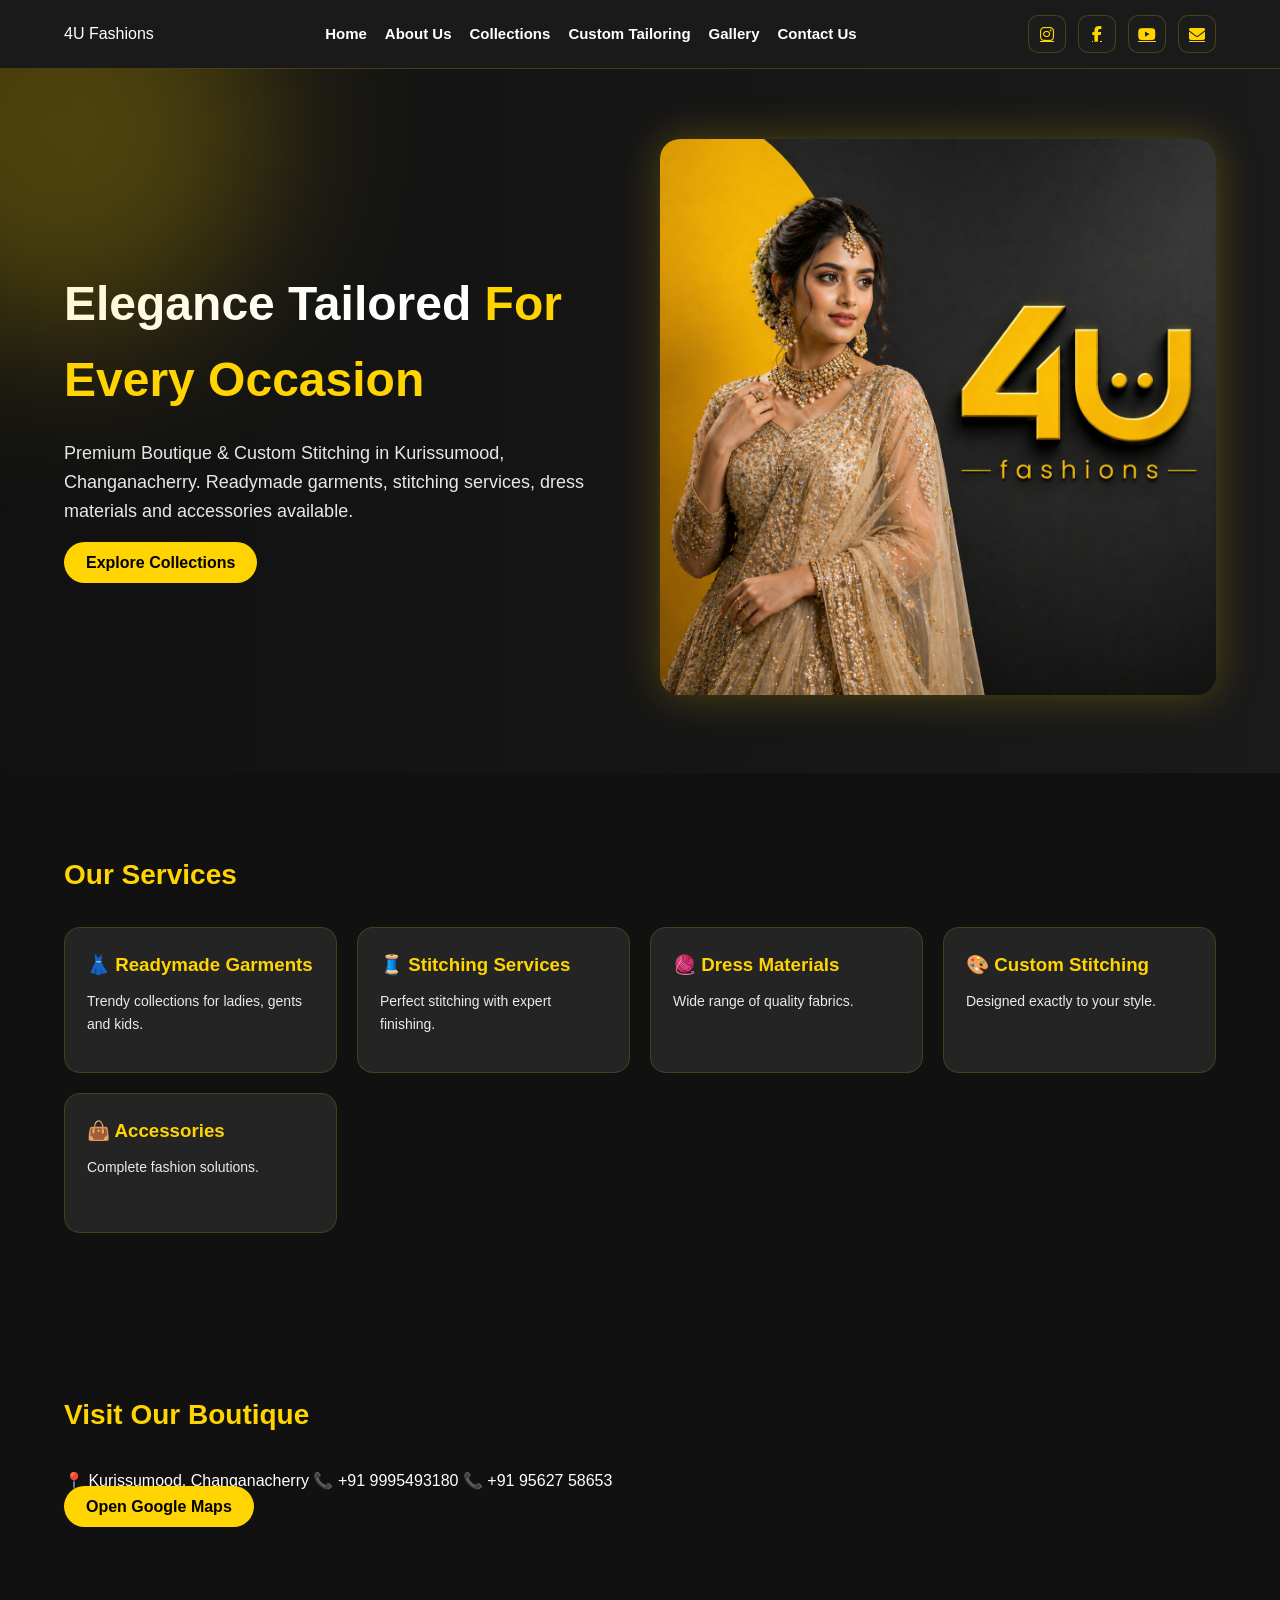
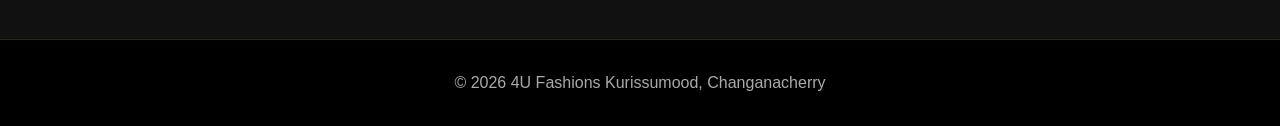
<file: index.html>
<!DOCTYPE html>
<html lang="en">

<head>

<meta charset="UTF-8">

<meta name="viewport"
content="width=device-width, initial-scale=1">

<title>
4U Fashions | Kurissumood Boutique
</title>

<meta name="description"
content="4U Fashions Kurissumood Boutique Custom Stitching, Readymade Dresses, Dress Materials.">

<head>

<meta charset="UTF-8">

<link rel="stylesheet"
href="https://cdnjs.cloudflare.com/ajax/libs/font-awesome/6.5.0/css/all.min.css">

<link rel="stylesheet"
href="styles.css">

</head>
<link rel="stylesheet"
href="styles.css">

</head>

<body>

<!-- HEADER -->

<header>

<div class="container">

<nav>

<div class="logo.png">

4U Fashions

</div>

<div class="menu">

<a href="index.html">Home</a>

<a href="about.html">
About Us
</a>

<a href="collections.html">
Collections
</a>

<a href="tailoring.html">
Custom Tailoring
</a>

<a href="gallery.html">
Gallery
</a>

<a href="contact.html">
Contact Us
</a>

</div>

<div class="social-icons">

<a href="https://instagram.com/4.u.fashions"
target="_blank">

<i class="fab fa-instagram"></i>

</a>

<a href="https://facebook.com/"
target="_blank">

<i class="fab fa-facebook-f"></i>

</a>

<a href="https://youtube.com/"
target="_blank">

<i class="fab fa-youtube"></i>

</a>

<a href="mailto:4ufashions2023@gmail.com">

<i class="fas fa-envelope"></i>

</a>

</div>

</nav>

</div>

</header>

<!-- HERO BANNER (NEW POSTER STYLE) -->

<section class="hero-banner">

<div class="container hero-flex">

<!-- LEFT TEXT -->

<div class="hero-text">

<h1>

Elegance Tailored  
<span>For Every Occasion</span>

</h1>

<p>

Premium Boutique & Custom Stitching  
in Kurissumood, Changanacherry.

Readymade garments, stitching services,
dress materials and accessories available.

</p>

<a href="collections.html"
class="btn">

Explore Collections

</a>

</div>

<!-- RIGHT IMAGE -->

<div class="hero-image">

<img src="gallery/hero-model.png"
alt="4U Fashions Model">

</div>

</div>

</section>

<!-- SERVICES -->

<section class="section">

<div class="container">

<h2>
Our Services
</h2>

<div class="cards">

<div class="card">

<h3>
👗 Readymade Garments
</h3>

<p>

Trendy collections for ladies,
gents and kids.

</p>

</div>

<div class="card">

<h3>
🧵 Stitching Services
</h3>

<p>

Perfect stitching with expert finishing.

</p>

</div>

<div class="card">

<h3>
🧶 Dress Materials
</h3>

<p>

Wide range of quality fabrics.

</p>

</div>

<div class="card">

<h3>
🎨 Custom Stitching
</h3>

<p>

Designed exactly to your style.

</p>

</div>

<div class="card">

<h3>
👜 Accessories
</h3>

<p>

Complete fashion solutions.

</p>

</div>

</div>

</div>

</section>

<!-- LOCATION STRIP -->

<section class="section">

<div class="container">

<h2>
Visit Our Boutique
</h2>

<p>

📍 Kurissumood, Changanacherry  

📞 +91 9995493180  
📞 +91 95627 58653  

</p>

<a class="btn"
href="https://maps.app.goo.gl/G3nHrmbChLNWrt5D6"
target="_blank">

Open Google Maps

</a>

</div>

</section>

<!-- FOOTER -->

<footer>

© 2026  
4U Fashions  
Kurissumood, Changanacherry

</footer>

<script src="script.js"></script>

</body>

</html>
</file>
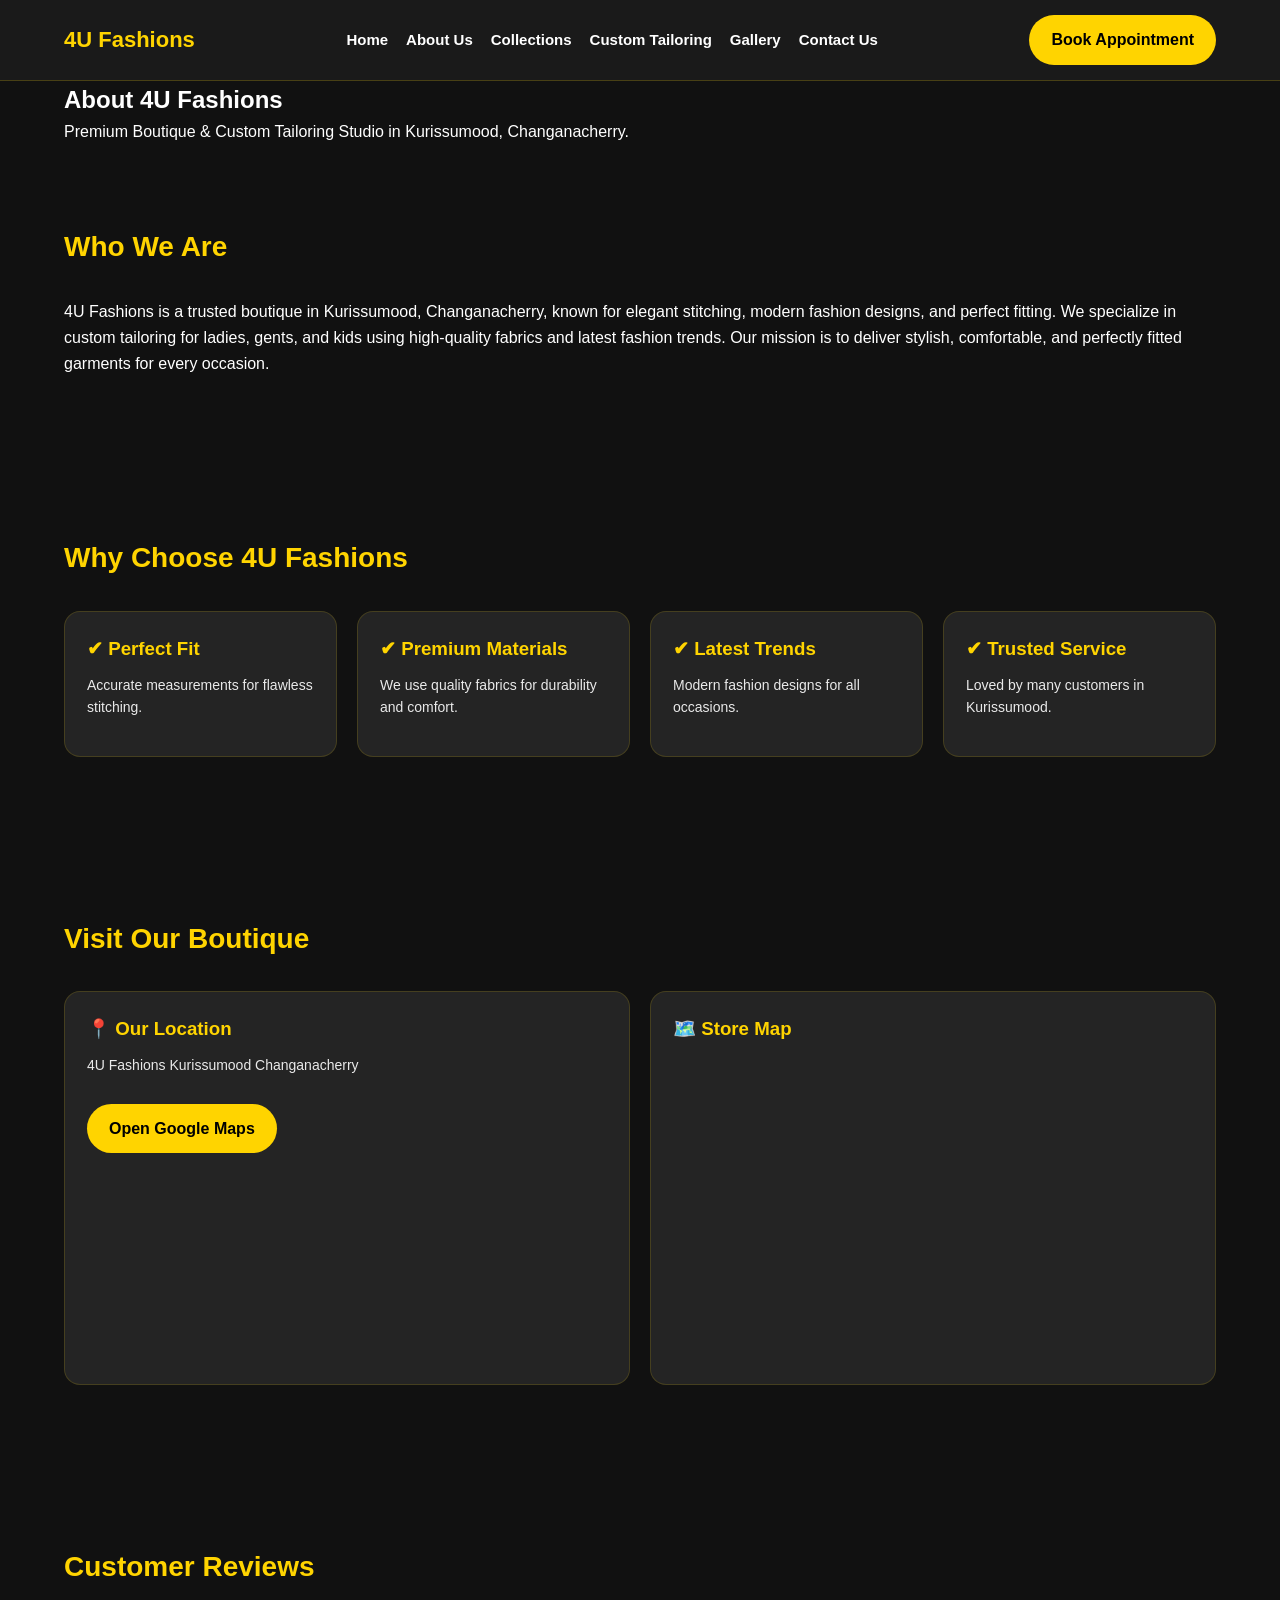
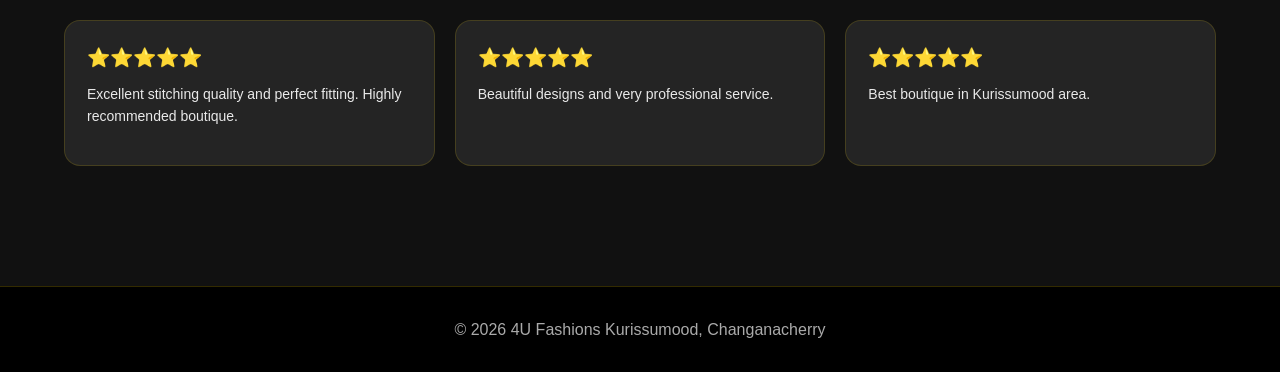
<file: about.html>
<!DOCTYPE html>
<html lang="en">

<head>

<meta charset="UTF-8">
<meta name="viewport"
content="width=device-width, initial-scale=1">

<title>
About Us | 4U Fashions Kurissumood
</title>

<meta name="description"
content="About 4U Fashions Kurissumood Boutique specializing in custom tailoring for Ladies, Gents and Kids.">

<meta name="keywords"
content="4U Fashions About, Boutique Kurissumood, Tailoring Kurissumood">

<link rel="stylesheet"
href="styles.css">

</head>

<body>

<!-- HEADER -->

<header>

<div class="container">

<nav>

<div class="logo">
4U Fashions
</div>

<div class="menu">

<a href="index.html">Home</a>

<a href="about.html">About Us</a>

<a href="collections.html">Collections</a>

<a href="tailoring.html">Custom Tailoring</a>

<a href="gallery.html">Gallery</a>

<a href="contact.html">Contact Us</a>

</div>

<a class="btn"
href="contact.html">

Book Appointment

</a>

</nav>

</div>

</header>

<!-- HERO TITLE -->

<section class="hero">

<div class="container">

<h1>

About
<span>
4U Fashions
</span>

</h1>

<p>

Premium Boutique &
Custom Tailoring Studio
in Kurissumood,
Changanacherry.

</p>

</div>

</section>

<!-- ABOUT CONTENT -->

<section class="section">

<div class="container">

<h2>
Who We Are
</h2>

<p>

4U Fashions is a trusted boutique in Kurissumood,
Changanacherry, known for elegant stitching,
modern fashion designs, and perfect fitting.

We specialize in custom tailoring for ladies,
gents, and kids using high-quality fabrics
and latest fashion trends.

Our mission is to deliver stylish,
comfortable, and perfectly fitted
garments for every occasion.

</p>

</div>

</section>

<!-- WHY CHOOSE US -->

<section class="section">

<div class="container">

<h2>
Why Choose 4U Fashions
</h2>

<div class="cards">

<div class="card">

<h3>
✔ Perfect Fit
</h3>

<p>
Accurate measurements
for flawless stitching.
</p>

</div>

<div class="card">

<h3>
✔ Premium Materials
</h3>

<p>
We use quality fabrics
for durability and comfort.
</p>

</div>

<div class="card">

<h3>
✔ Latest Trends
</h3>

<p>
Modern fashion designs
for all occasions.
</p>

</div>

<div class="card">

<h3>
✔ Trusted Service
</h3>

<p>
Loved by many customers
in Kurissumood.
</p>

</div>

</div>

</div>

</section>

<!-- LOCATION + MAP -->

<section class="section">

<div class="container">

<h2>
Visit Our Boutique
</h2>

<div class="cards">

<div class="card">

<h3>
📍 Our Location
</h3>

<p>

4U Fashions  
Kurissumood  
Changanacherry

</p>

<a class="btn"

href="https://maps.app.goo.gl/G3nHrmbChLNWrt5D6"

target="_blank">

Open Google Maps

</a>

</div>

<div class="card">

<h3>
🗺️ Store Map
</h3>

<iframe

src="https://www.google.com/maps/embed?pb=!1m18!1m12!1m3!1d3357.6347183797693!2d76.55254976265374!3d9.459355105597522!2m3!1f0!2f0!3f0!3m2!1i1024!2i768!4f13.1!3m3!1m2!1s0x3b06253418b39713%3A0xf18a5bba3a966c1b!2s4u%20Fashions!5e1!3m2!1sen!2sin!4v1777449347417!5m2!1sen!2sin"

height="300"

style="border:0;"

allowfullscreen=""

loading="lazy">

</iframe>

</div>

</div>

</div>

</section>

<!-- CUSTOMER REVIEWS -->

<section class="section">

<div class="container">

<h2>
Customer Reviews
</h2>

<div class="cards">

<div class="card">

<h3>
⭐⭐⭐⭐⭐
</h3>

<p>

Excellent stitching quality
and perfect fitting.

Highly recommended boutique.

</p>

</div>

<div class="card">

<h3>
⭐⭐⭐⭐⭐
</h3>

<p>

Beautiful designs and
very professional service.

</p>

</div>

<div class="card">

<h3>
⭐⭐⭐⭐⭐
</h3>

<p>

Best boutique in
Kurissumood area.

</p>

</div>

</div>

</div>

</section>

<!-- FOOTER -->

<footer>

© 2026  
4U Fashions  
Kurissumood, Changanacherry

</footer>

<script src="script.js"></script>

</body>

</html>
</file>
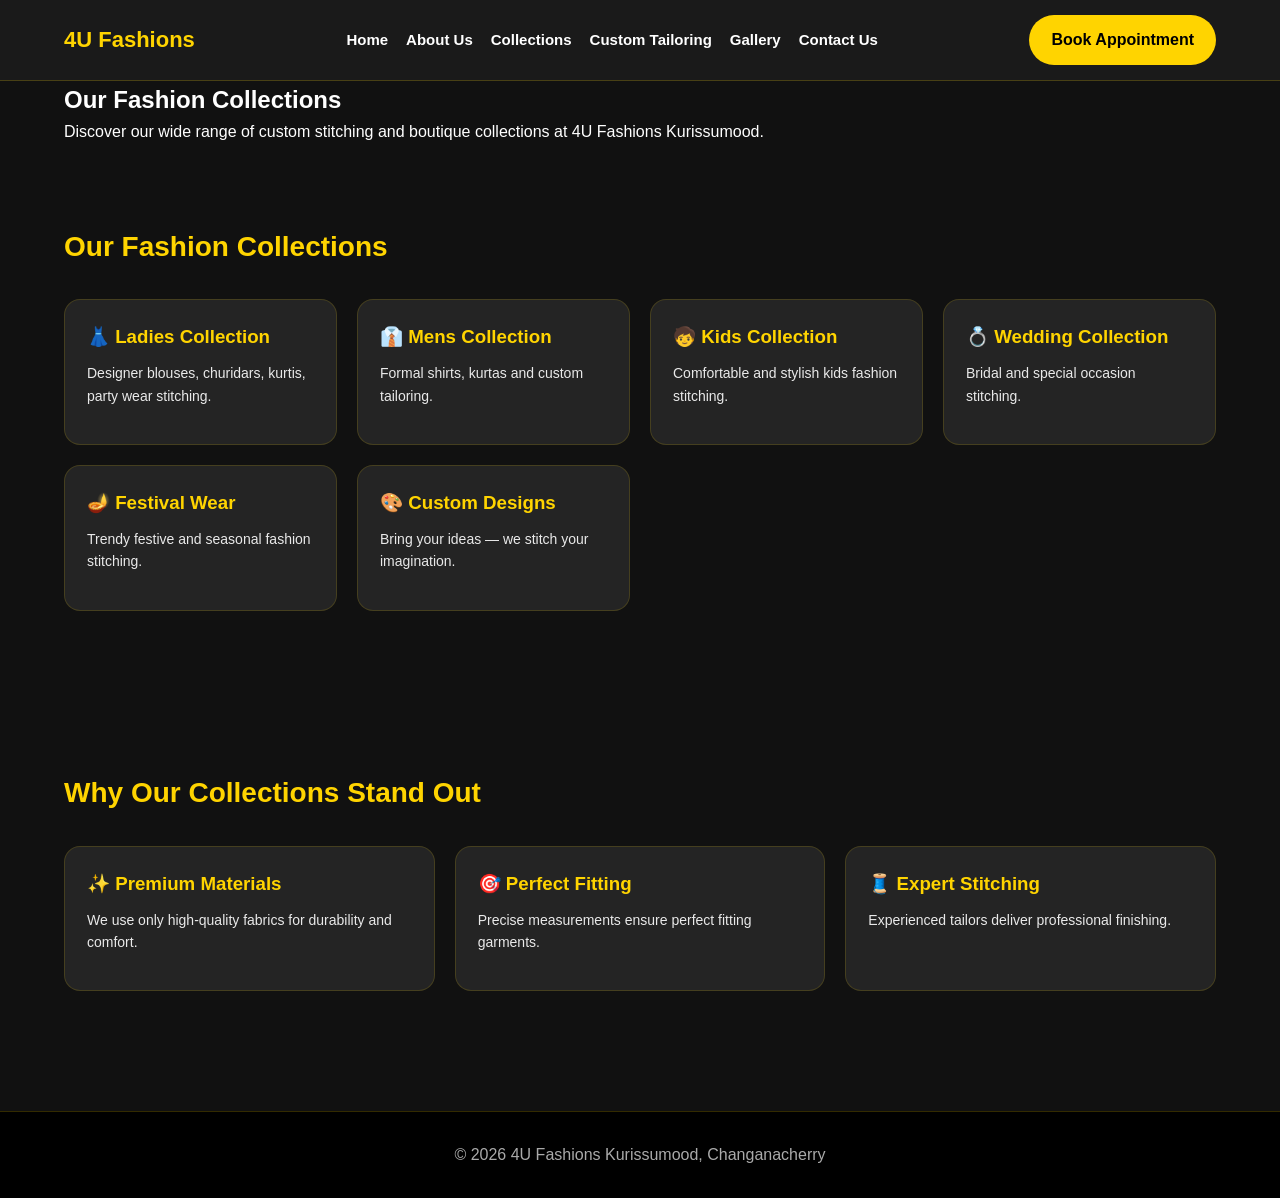
<file: collections.html>
<!DOCTYPE html>
<html lang="en">

<head>

<meta charset="UTF-8">

<meta name="viewport"
content="width=device-width, initial-scale=1">

<title>
Collections | 4U Fashions Kurissumood
</title>

<meta name="description"
content="Explore premium collections at 4U Fashions Kurissumood. Ladies, Mens and Kids fashion stitching services.">

<meta name="keywords"
content="4U Fashions Collections, Boutique Kurissumood, Ladies Stitching Kurissumood">

<link rel="stylesheet"
href="styles.css">

</head>

<body>

<!-- HEADER -->

<header>

<div class="container">

<nav>

<div class="logo">
4U Fashions
</div>

<div class="menu">

<a href="index.html">Home</a>

<a href="about.html">About Us</a>

<a href="collections.html">Collections</a>

<a href="tailoring.html">Custom Tailoring</a>

<a href="gallery.html">Gallery</a>

<a href="contact.html">Contact Us</a>

</div>

<a class="btn"
href="contact.html">

Book Appointment

</a>

</nav>

</div>

</header>

<!-- HERO -->

<section class="hero">

<div class="container">

<h1>

Our
<span>
Fashion Collections
</span>

</h1>

<p>

Discover our wide range of
custom stitching and boutique
collections at 4U Fashions
Kurissumood.

</p>

</div>

</section>

<!-- COLLECTIONS CARDS -->

<section class="section">

<div class="container">

<h2>
Our Fashion Collections
</h2>

<div class="cards">

<div class="card">

<h3>
👗 Ladies Collection
</h3>

<p>

Designer blouses,
churidars, kurtis,
party wear stitching.

</p>

</div>

<div class="card">

<h3>
👔 Mens Collection
</h3>

<p>

Formal shirts,
kurtas and
custom tailoring.

</p>

</div>

<div class="card">

<h3>
🧒 Kids Collection
</h3>

<p>

Comfortable and stylish
kids fashion stitching.

</p>

</div>

<div class="card">

<h3>
💍 Wedding Collection
</h3>

<p>

Bridal and special
occasion stitching.

</p>

</div>

<div class="card">

<h3>
🪔 Festival Wear
</h3>

<p>

Trendy festive and
seasonal fashion stitching.

</p>

</div>

<div class="card">

<h3>
🎨 Custom Designs
</h3>

<p>

Bring your ideas —
we stitch your imagination.

</p>

</div>

</div>

</div>

</section>

<!-- SPECIAL SECTION -->

<section class="section">

<div class="container">

<h2>
Why Our Collections Stand Out
</h2>

<div class="cards">

<div class="card">

<h3>
✨ Premium Materials
</h3>

<p>

We use only high-quality fabrics
for durability and comfort.

</p>

</div>

<div class="card">

<h3>
🎯 Perfect Fitting
</h3>

<p>

Precise measurements ensure
perfect fitting garments.

</p>

</div>

<div class="card">

<h3>
🧵 Expert Stitching
</h3>

<p>

Experienced tailors deliver
professional finishing.

</p>

</div>

</div>

</div>

</section>

<!-- FOOTER -->

<footer>

© 2026  
4U Fashions  
Kurissumood, Changanacherry

</footer>

<script src="script.js"></script>

</body>

</html>
</file>
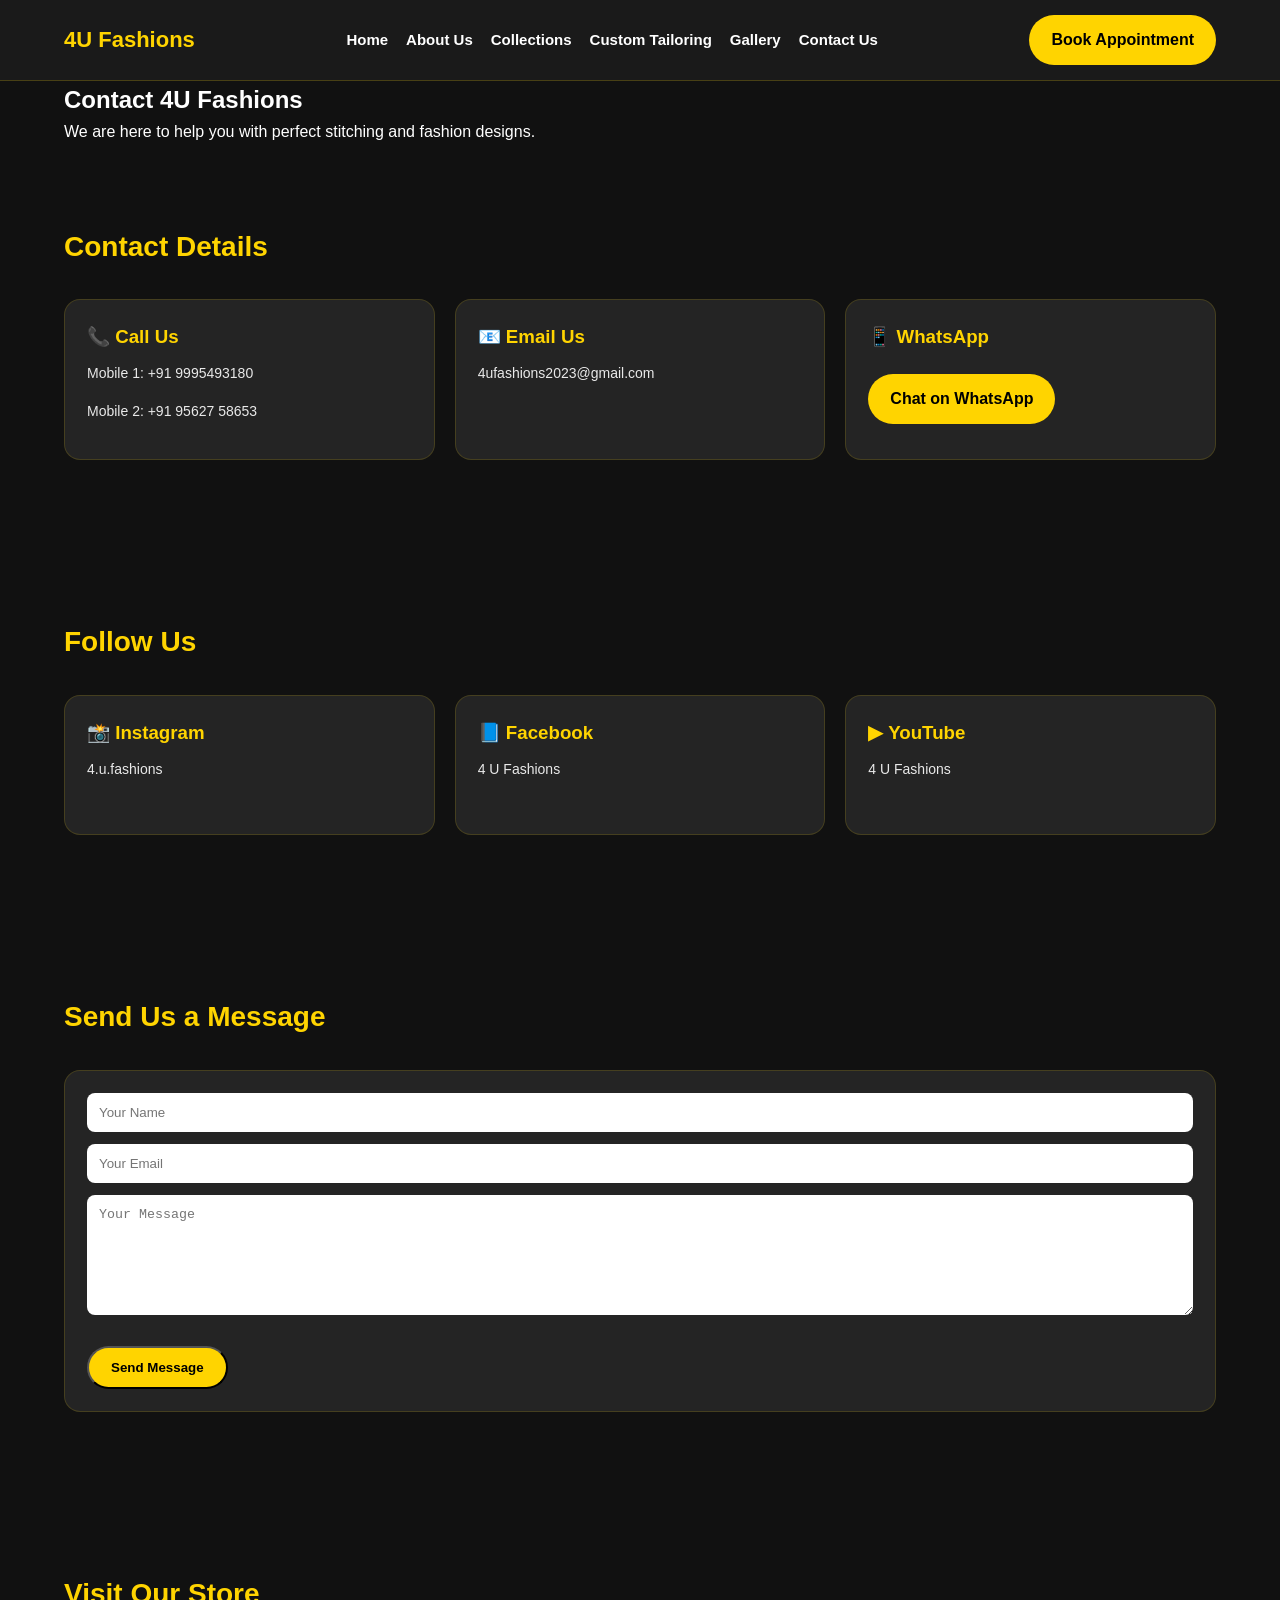
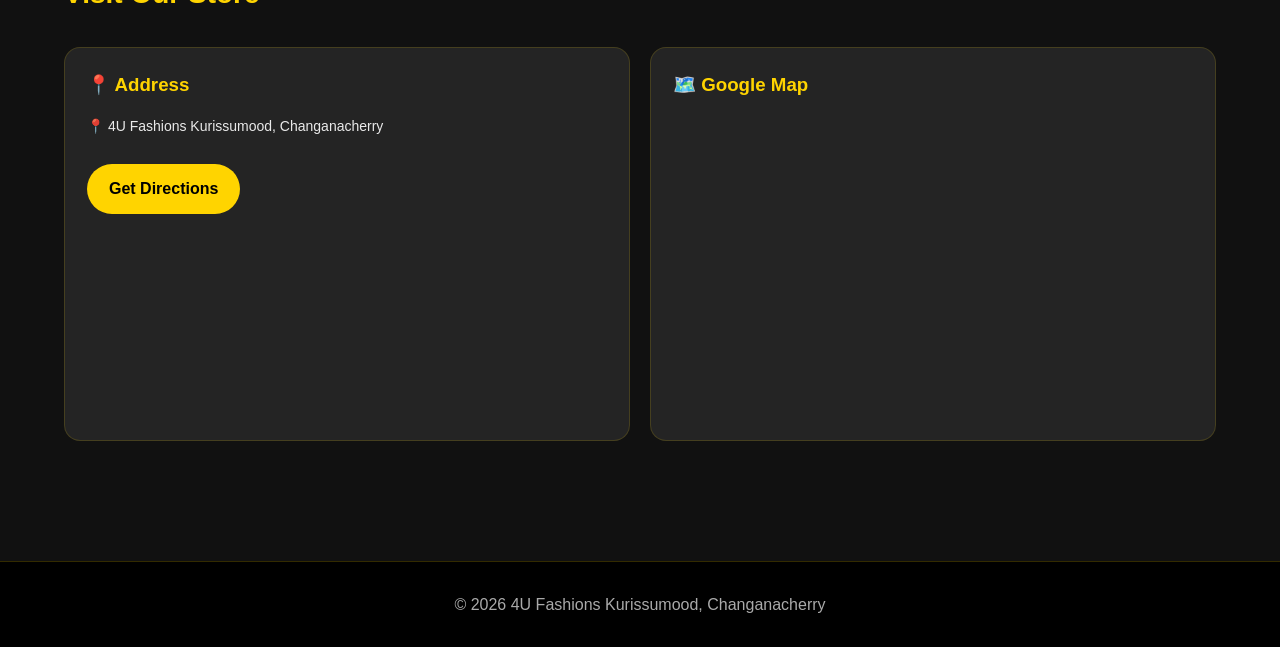
<file: contact.html>
<!DOCTYPE html>
<html lang="en">

<head>

<meta charset="UTF-8">

<meta name="viewport"
content="width=device-width, initial-scale=1">

<title>
Contact Us | 4U Fashions Kurissumood
</title>

<meta name="description"
content="Contact 4U Fashions Kurissumood for boutique collections and custom tailoring services. Call or visit our location today.">

<meta name="keywords"
content="4U Fashions Contact, Boutique Kurissumood Contact, Tailoring Kurissumood Contact">

<link rel="stylesheet"
href="styles.css">

</head>

<body>

<!-- HEADER -->

<header>

<div class="container">

<nav>

<div class="logo">
4U Fashions
</div>

<div class="menu">

<a href="index.html">Home</a>

<a href="about.html">About Us</a>

<a href="collections.html">Collections</a>

<a href="tailoring.html">Custom Tailoring</a>

<a href="gallery.html">Gallery</a>

<a href="contact.html">Contact Us</a>

</div>

<a class="btn"
href="https://wa.me/919995493180"
target="_blank">

Book Appointment

</a>

</nav>

</div>

</header>

<!-- HERO -->

<section class="hero">

<div class="container">

<h1>

Contact
<span>
4U Fashions
</span>

</h1>

<p>

We are here to help you
with perfect stitching
and fashion designs.

</p>

</div>

</section>

<!-- CONTACT DETAILS -->

<section class="section">

<div class="container">

<h2>
Contact Details
</h2>

<div class="cards">

<div class="card">

<h3>
📞 Call Us
</h3>

<p>

Mobile 1:  
+91 9995493180  

</p>

<p>

Mobile 2:  
+91 95627 58653  

</p>

</div>

<div class="card">

<h3>
📧 Email Us
</h3>

<p>

4ufashions2023@gmail.com

</p>

</div>

<div class="card">

<h3>
📱 WhatsApp
</h3>

<a class="btn"

href="https://wa.me/919995493180"

target="_blank">

Chat on WhatsApp

</a>

</div>

</div>

</div>

</section>

<!-- SOCIAL MEDIA -->

<section class="section">

<div class="container">

<h2>
Follow Us
</h2>

<div class="cards">

<div class="card">

<h3>
📸 Instagram
</h3>

<p>

4.u.fashions

</p>

</div>

<div class="card">

<h3>
📘 Facebook
</h3>

<p>

4 U Fashions

</p>

</div>

<div class="card">

<h3>
▶ YouTube
</h3>

<p>

4 U Fashions

</p>

</div>

</div>

</div>

</section>

<!-- CONTACT FORM -->

<section class="section">

<div class="container">

<h2>
Send Us a Message
</h2>

<div class="card">

<form>

<input type="text"
placeholder="Your Name"
required
style="width:100%;padding:12px;margin-bottom:12px;border-radius:8px;border:none;">

<input type="email"
placeholder="Your Email"
required
style="width:100%;padding:12px;margin-bottom:12px;border-radius:8px;border:none;">

<textarea
placeholder="Your Message"
required
style="width:100%;padding:12px;height:120px;margin-bottom:12px;border-radius:8px;border:none;"></textarea>

<button
class="btn"
type="submit">

Send Message

</button>

</form>

</div>

</div>

</section>

<!-- LOCATION MAP -->

<section class="section">

<div class="container">

<h2>
Visit Our Store
</h2>

<div class="cards">

<div class="card">

<h3>
📍 Address
</h3>

<p>

<p>
📍 4U Fashions  
Kurissumood, Changanacherry
</p>

<a class="btn"
href="https://maps.app.goo.gl/G3nHrmbChLNWrt5D6"
target="_blank">

Get Directions

</a>

</div>

<div class="card">

<h3>
🗺️ Google Map
</h3>

<iframe

src="https://www.google.com/maps/embed?pb=!1m18!1m12!1m3!1d3357.6347183797693!2d76.55254976265374!3d9.459355105597522!2m3!1f0!2f0!3f0!3m2!1i1024!2i768!4f13.1!3m3!1m2!1s0x3b06253418b39713%3A0xf18a5bba3a966c1b!2s4u%20Fashions!5e1!3m2!1sen!2sin!4v1777449347417!5m2!1sen!2sin"

height="300"

style="border:0;"

allowfullscreen=""

loading="lazy">

</iframe>

</div>

</div>

</div>

</section>

<!-- FOOTER -->

<footer>

© 2026  
4U Fashions  
Kurissumood, Changanacherry

</footer>

<script src="script.js"></script>

</body>

</html>
</file>
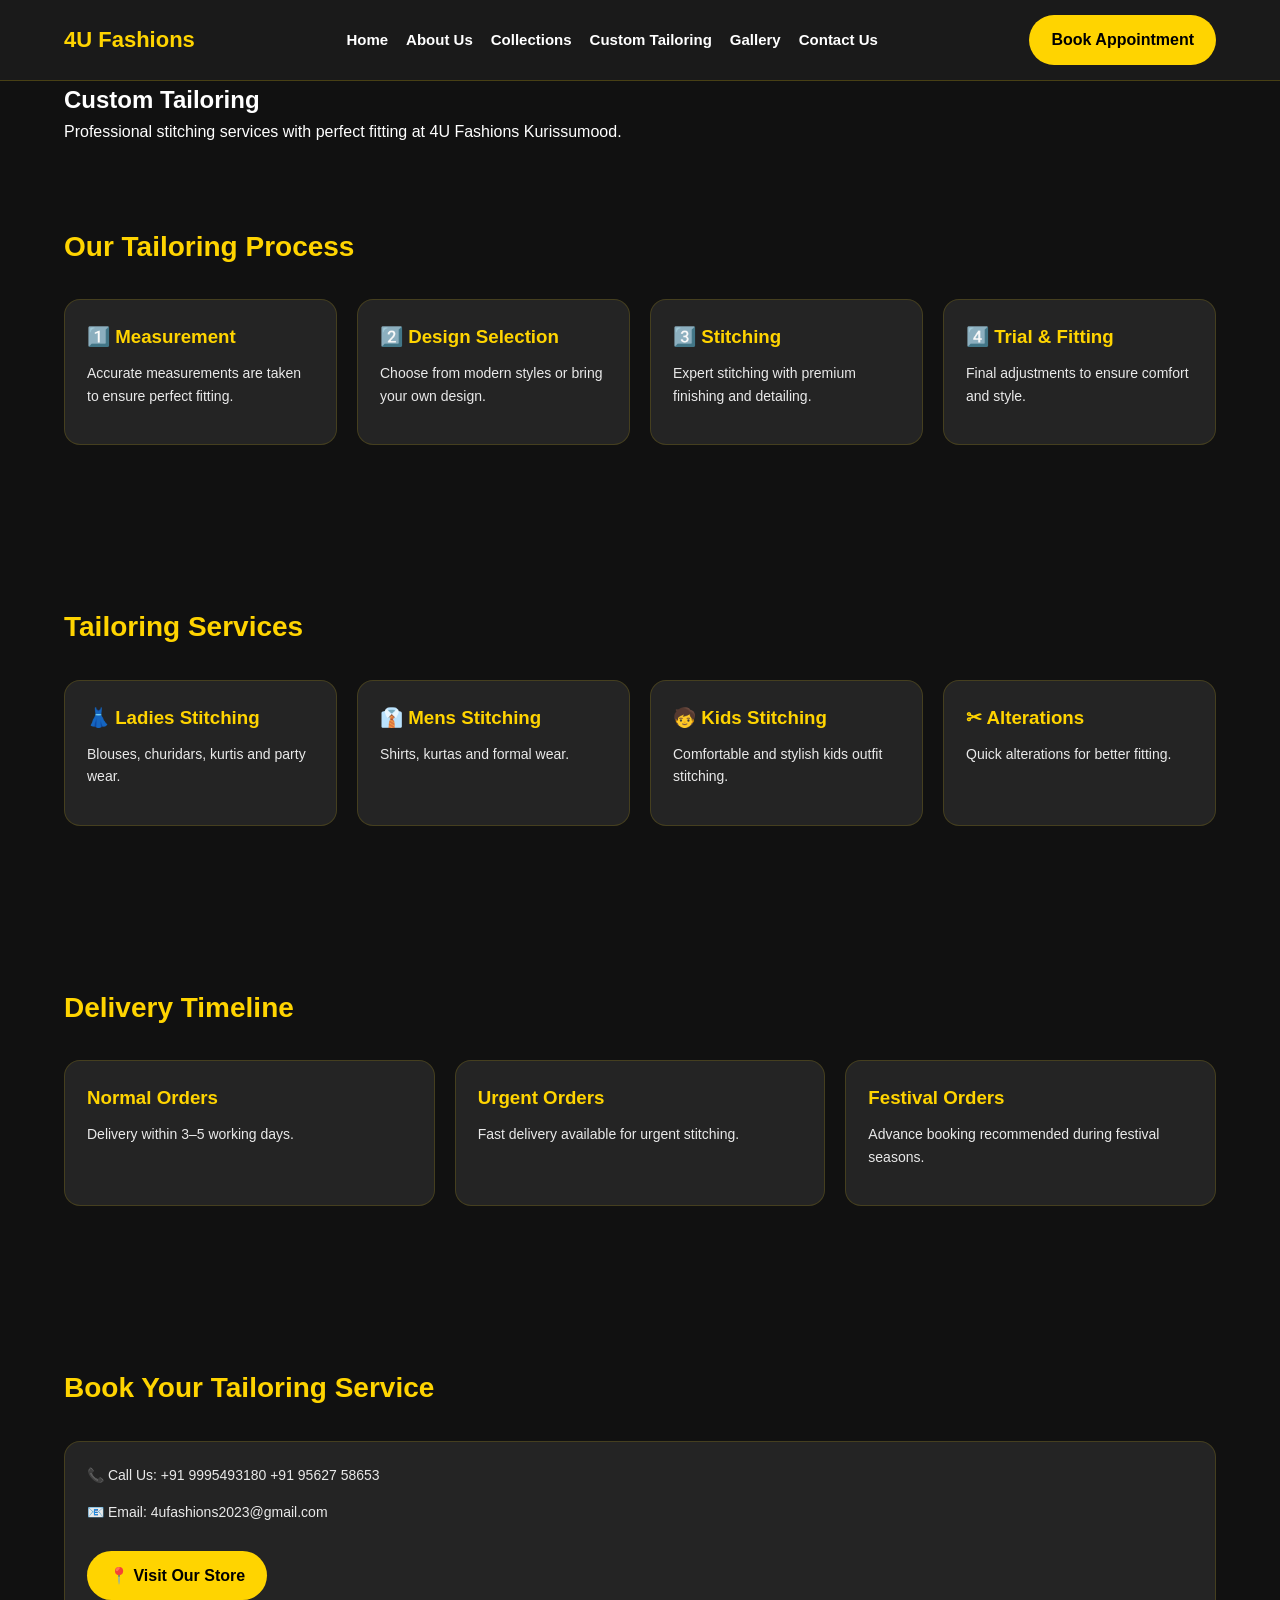
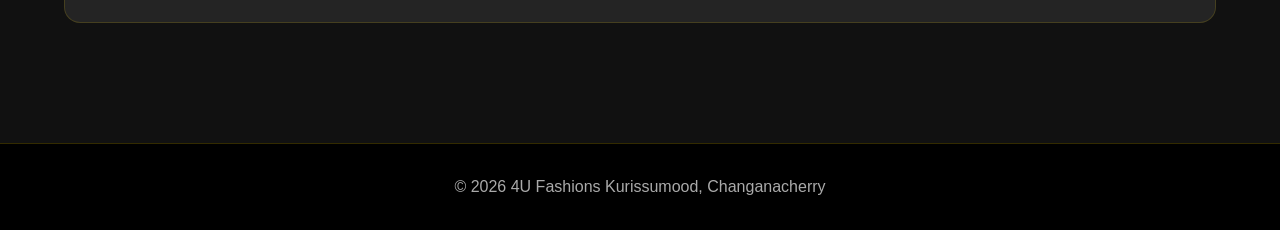
<file: tailoring.html>
<!DOCTYPE html>
<html lang="en">

<head>

<meta charset="UTF-8">

<meta name="viewport"
content="width=device-width, initial-scale=1">

<title>
Custom Tailoring | 4U Fashions Kurissumood
</title>

<meta name="description"
content="Professional custom tailoring services at 4U Fashions Kurissumood. Expert stitching for Ladies, Gents and Kids.">

<meta name="keywords"
content="Custom Tailoring Kurissumood, Stitching Kurissumood, Boutique Tailoring Changanacherry">

<link rel="stylesheet"
href="styles.css">

</head>

<body>

<!-- HEADER -->

<header>

<div class="container">

<nav>

<div class="logo">
4U Fashions
</div>

<div class="menu">

<a href="index.html">Home</a>

<a href="about.html">About Us</a>

<a href="collections.html">Collections</a>

<a href="tailoring.html">Custom Tailoring</a>

<a href="gallery.html">Gallery</a>

<a href="contact.html">Contact Us</a>

</div>

<a class="btn"
href="contact.html">

Book Appointment

</a>

</nav>

</div>

</header>

<!-- HERO -->

<section class="hero">

<div class="container">

<h1>

Custom
<span>
Tailoring
</span>

</h1>

<p>

Professional stitching services
with perfect fitting
at 4U Fashions Kurissumood.

</p>

</div>

</section>

<!-- TAILORING PROCESS -->

<section class="section">

<div class="container">

<h2>
Our Tailoring Process
</h2>

<div class="cards">

<div class="card">

<h3>
1️⃣ Measurement
</h3>

<p>
Accurate measurements are taken
to ensure perfect fitting.
</p>

</div>

<div class="card">

<h3>
2️⃣ Design Selection
</h3>

<p>
Choose from modern styles
or bring your own design.
</p>

</div>

<div class="card">

<h3>
3️⃣ Stitching
</h3>

<p>
Expert stitching with premium
finishing and detailing.
</p>

</div>

<div class="card">

<h3>
4️⃣ Trial & Fitting
</h3>

<p>
Final adjustments to ensure
comfort and style.
</p>

</div>

</div>

</div>

</section>

<!-- SERVICES -->

<section class="section">

<div class="container">

<h2>
Tailoring Services
</h2>

<div class="cards">

<div class="card">

<h3>
👗 Ladies Stitching
</h3>

<p>
Blouses, churidars,
kurtis and party wear.
</p>

</div>

<div class="card">

<h3>
👔 Mens Stitching
</h3>

<p>
Shirts, kurtas
and formal wear.
</p>

</div>

<div class="card">

<h3>
🧒 Kids Stitching
</h3>

<p>
Comfortable and stylish
kids outfit stitching.
</p>

</div>

<div class="card">

<h3>
✂ Alterations
</h3>

<p>
Quick alterations
for better fitting.
</p>

</div>

</div>

</div>

</section>

<!-- DELIVERY -->

<section class="section">

<div class="container">

<h2>
Delivery Timeline
</h2>

<div class="cards">

<div class="card">

<h3>
Normal Orders
</h3>

<p>
Delivery within
3–5 working days.
</p>

</div>

<div class="card">

<h3>
Urgent Orders
</h3>

<p>
Fast delivery available
for urgent stitching.
</p>

</div>

<div class="card">

<h3>
Festival Orders
</h3>

<p>
Advance booking recommended
during festival seasons.
</p>

</div>

</div>

</div>

</section>

<!-- CONTACT CTA -->

<section class="section">

<div class="container">

<h2>
Book Your Tailoring Service
</h2>

<div class="card">

<p>

📞 Call Us:  
+91 9995493180  
+91 95627 58653

</p>

<p>

📧 Email:  
4ufashions2023@gmail.com

</p>

<a class="btn"

href="https://maps.app.goo.gl/G3nHrmbChLNWrt5D6"

target="_blank">

📍 Visit Our Store

</a>

</div>

</div>

</section>

<!-- FOOTER -->

<footer>

© 2026  
4U Fashions  
Kurissumood, Changanacherry

</footer>

<script src="script.js"></script>

</body>

</html>
</file>
<file: styles.css>
/* ===============================
   4U Fashions Main Theme CSS
   Yellow + Dark Grey Luxury Theme
================================= */

:root {

--yellow:#ffd400;
--dark:#111111;
--dark2:#1a1a1a;
--dark3:#242424;
--white:#ffffff;
--radius:16px;

}

/* RESET */

*{
margin:0;
padding:0;
box-sizing:border-box;
}

/* BODY */

body{

font-family:
"Segoe UI",
Arial,
sans-serif;

background:var(--dark);

color:var(--white);

line-height:1.6;

}

/* CONTAINER */

.container{

width:90%;
max-width:1200px;

margin:auto;

}

/* ===============================
   HEADER
================================= */

header{

background:var(--dark2);

position:sticky;

top:0;

z-index:999;

border-bottom:
1px solid rgba(255,212,0,0.2);

}

nav{

display:flex;

justify-content:space-between;

align-items:center;

padding:15px 0;

}

/* LOGO */

.logo{

font-size:22px;

font-weight:800;

color:var(--yellow);

}

/* MENU */

.menu{

display:flex;

align-items:center;

gap:18px;

}

.menu a{

color:white;

text-decoration:none;

font-weight:600;

font-size:15px;

transition:0.3s;

}

.menu a:hover{

color:var(--yellow);

}

/* BUTTON */

.btn{

background:var(--yellow);

color:black;

padding:12px 22px;

border-radius:30px;

font-weight:700;

text-decoration:none;

transition:0.3s;

}

.btn:hover{

background:#ffe600;

transform:translateY(-2px);

}

/* ===============================
   HERO SECTION
================================= */

.hero-banner{

background:
linear-gradient(
90deg,
#111,
#1a1a1a
);

padding:70px 0;

position:relative;

overflow:hidden;

}

/* Yellow Glow */

.hero-banner::before{

content:"";

position:absolute;

top:-150px;
left:-150px;

width:420px;
height:420px;

background:var(--yellow);

border-radius:50%;

opacity:0.25;

filter:blur(80px);

}

/* HERO FLEX */

.hero-flex{

display:flex;

align-items:center;

justify-content:space-between;

gap:40px;

flex-wrap:wrap;

}

/* HERO TEXT */

.hero-text{

flex:1;

}

.hero-text h1{

font-size:48px;

font-weight:800;

margin-bottom:20px;

}

.hero-text span{

color:var(--yellow);

}

.hero-text p{

font-size:18px;

margin-bottom:25px;

opacity:0.9;

}

/* HERO IMAGE */

.hero-image{

flex:1;

text-align:right;

}

.hero-image img{

max-width:100%;

border-radius:20px;

box-shadow:
0 0 40px rgba(255,212,0,0.25);

}

/* ===============================
   SECTION
================================= */

.section{

padding:80px 0;

}

/* TITLES */

h2{

color:var(--yellow);

margin-bottom:30px;

font-size:28px;

}

/* ===============================
   CARDS
================================= */

.cards{

display:grid;

grid-template-columns:
repeat(auto-fit,
minmax(250px,1fr));

gap:20px;

}

.card{

background:var(--dark3);

border-radius:var(--radius);

padding:22px;

border:
1px solid rgba(255,212,0,0.15);

transition:0.3s;

}

.card:hover{

border-color:var(--yellow);

transform:translateY(-6px);

box-shadow:
0 10px 25px rgba(255,212,0,0.2);

}

.card h3{

margin-bottom:10px;

color:var(--yellow);

}

.card p{

font-size:14px;

opacity:0.9;

}

/* ===============================
   GALLERY
================================= */

.gallery{

display:grid;

grid-template-columns:
repeat(auto-fit,
minmax(220px,1fr));

gap:15px;

}

.gallery img{

width:100%;

height:260px;

object-fit:cover;

border-radius:16px;

transition:0.3s;

}

.gallery img:hover{

transform:scale(1.05);

}

/* ===============================
   CONTACT SECTION
================================= */

.contact-box{

background:var(--dark3);

padding:25px;

border-radius:16px;

border:
1px solid rgba(255,212,0,0.2);

}

/* ===============================
   MAP
================================= */

iframe{

border-radius:16px;

}

/* ===============================
   FOOTER
================================= */

footer{

background:#000;

color:#aaa;

text-align:center;

padding:30px;

margin-top:40px;

border-top:
1px solid rgba(255,212,0,0.2);

}

/* ===============================
   MOBILE RESPONSIVE
================================= */

@media(max-width:768px){

.hero-text h1{

font-size:34px;

}

.hero-flex{

flex-direction:column;

text-align:center;

}

.hero-image{

text-align:center;

}

nav{

flex-wrap:wrap;

}

.menu{

flex-wrap:wrap;

justify-content:center;

margin-top:10px;

}

}
/* FIX BUTTON OVERLAP ISSUE */

.card p{
margin-bottom:15px;
}

/* Address buttons fix */

.card .btn{

display:inline-block;

margin-top:12px;

}

/* Prevent text hiding */

.card{

min-height:140px;

}

/* Improve spacing */

.contact-box p{

margin-bottom:10px;

}
/* HEADER RIGHT SIDE */

.header-right{

display:flex;

align-items:center;

gap:15px;

}

/* SOCIAL ICONS */

.social-icons{

display:flex;

gap:10px;

}

/* ICON STYLE */

/* SOCIAL ICONS */

.social-icons{

display:flex;

gap:12px;

}

/* ICON STYLE */

.social-icons a{

width:38px;
height:38px;

display:flex;

align-items:center;
justify-content:center;

background:#1c1c1c;

border-radius:10px;

color:var(--yellow);

font-size:16px;

border:1px solid rgba(255,212,0,0.2);

transition:0.3s;

}

/* HOVER EFFECT */

.social-icons a:hover{

background:var(--yellow);

color:black;

transform:translateY(-2px);

box-shadow:
0 6px 15px rgba(255,212,0,0.4);

}
/* LOGO IMAGE */

.logo{
display:flex;
align-items:center;
}

.logo-img{

height:48px;

width:auto;

display:block;

object-fit:contain;

}

/* Responsive logo */

@media(max-width:768px){

.logo-img{

height:40px;

}

}
</file>
